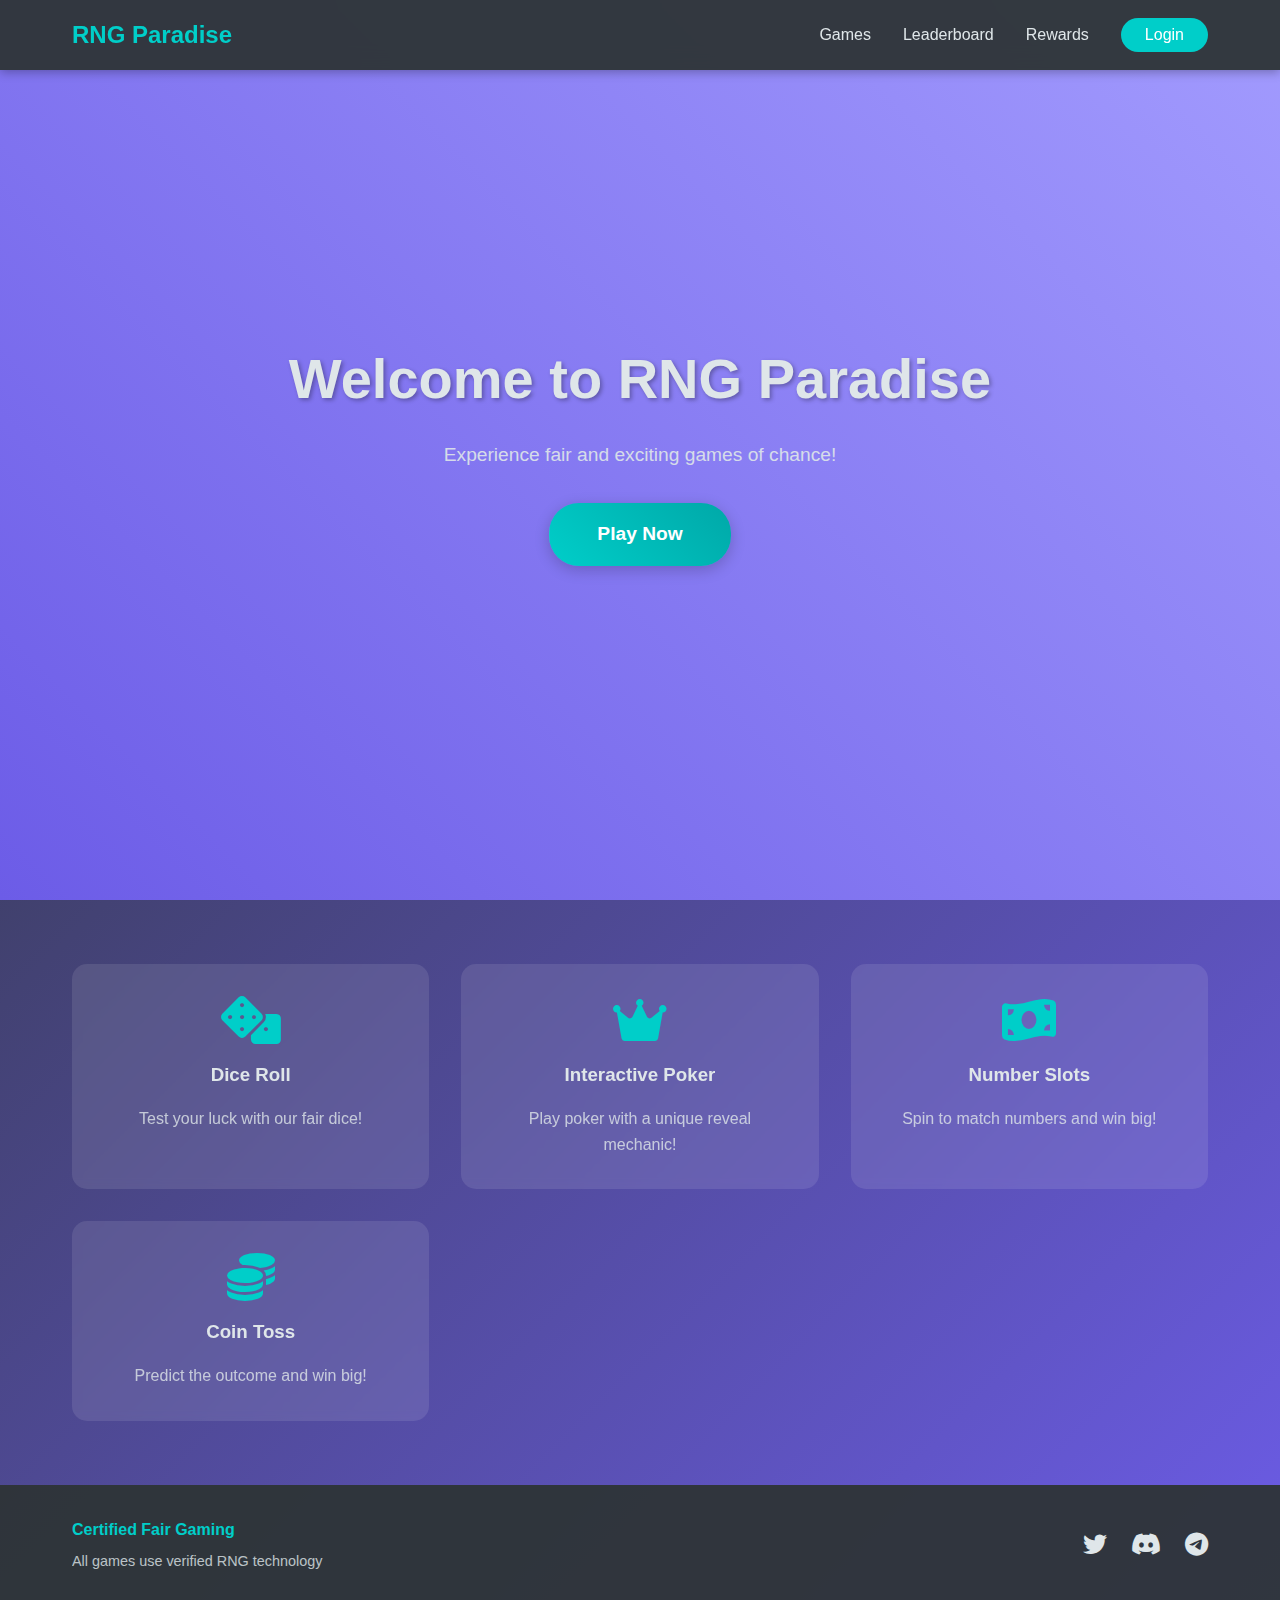
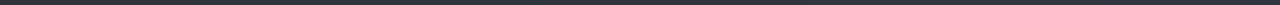
<file: index.html>
<!DOCTYPE html>
<html lang="en">
<head>
    <meta charset="UTF-8">
    <meta name="viewport" content="width=device-width, initial-scale=1.0">
    <title>RNG Gaming Paradise</title>
    <link rel="stylesheet" href="styles.css">
    <link rel="stylesheet" href="games.css">
    <link rel="stylesheet" href="https://cdnjs.cloudflare.com/ajax/libs/font-awesome/6.0.0/css/all.min.css">
</head>
<body>
    <header>
        <nav>
            <div class="logo">RNG Paradise</div>
            <div class="nav-links">
                <a href="#games">Games</a>
                <a href="#leaderboard">Leaderboard</a>
                <a href="#rewards">Rewards</a>
                <button class="login-btn">Login</button>
            </div>
        </nav>
    </header>

    <section class="hero">
        <h1>Welcome to RNG Paradise</h1>
        <p>Experience fair and exciting games of chance!</p>
        <a href="#games" class="cta-btn">Play Now</a>
    </section>

    <section id="games" class="games-grid">
        <div class="game-card" onclick="window.location.href='dice.html'">
            <i class="fas fa-dice"></i>
            <h3>Dice Roll</h3>
            <p>Test your luck with our fair dice!</p>
        </div>

        <div class="game-card" onclick="window.location.href='poker.html'">
            <i class="fas fa-crown"></i>
            <h3>Interactive Poker</h3>
            <p>Play poker with a unique reveal mechanic!</p>
        </div>

        <div class="game-card" onclick="window.location.href='slots.html'">
            <i class="fas fa-money-bill-wave"></i>
            <h3>Number Slots</h3>
            <p>Spin to match numbers and win big!</p>
        </div>

        <div class="game-card" onclick="window.location.href='coin-toss.html'">
            <i class="fas fa-coins"></i>
            <h3>Coin Toss</h3>
            <p>Predict the outcome and win big!</p>
        </div>
    </section>

    <footer>
        <div class="footer-content">
            <div class="fairness">
                <h4>Certified Fair Gaming</h4>
                <p>All games use verified RNG technology</p>
            </div>
            <div class="social-links">
                <a href="#"><i class="fab fa-twitter"></i></a>
                <a href="#"><i class="fab fa-discord"></i></a>
                <a href="#"><i class="fab fa-telegram"></i></a>
            </div>
        </div>
    </footer>

    <script src="app.js"></script>
</body>
</html>
</file>
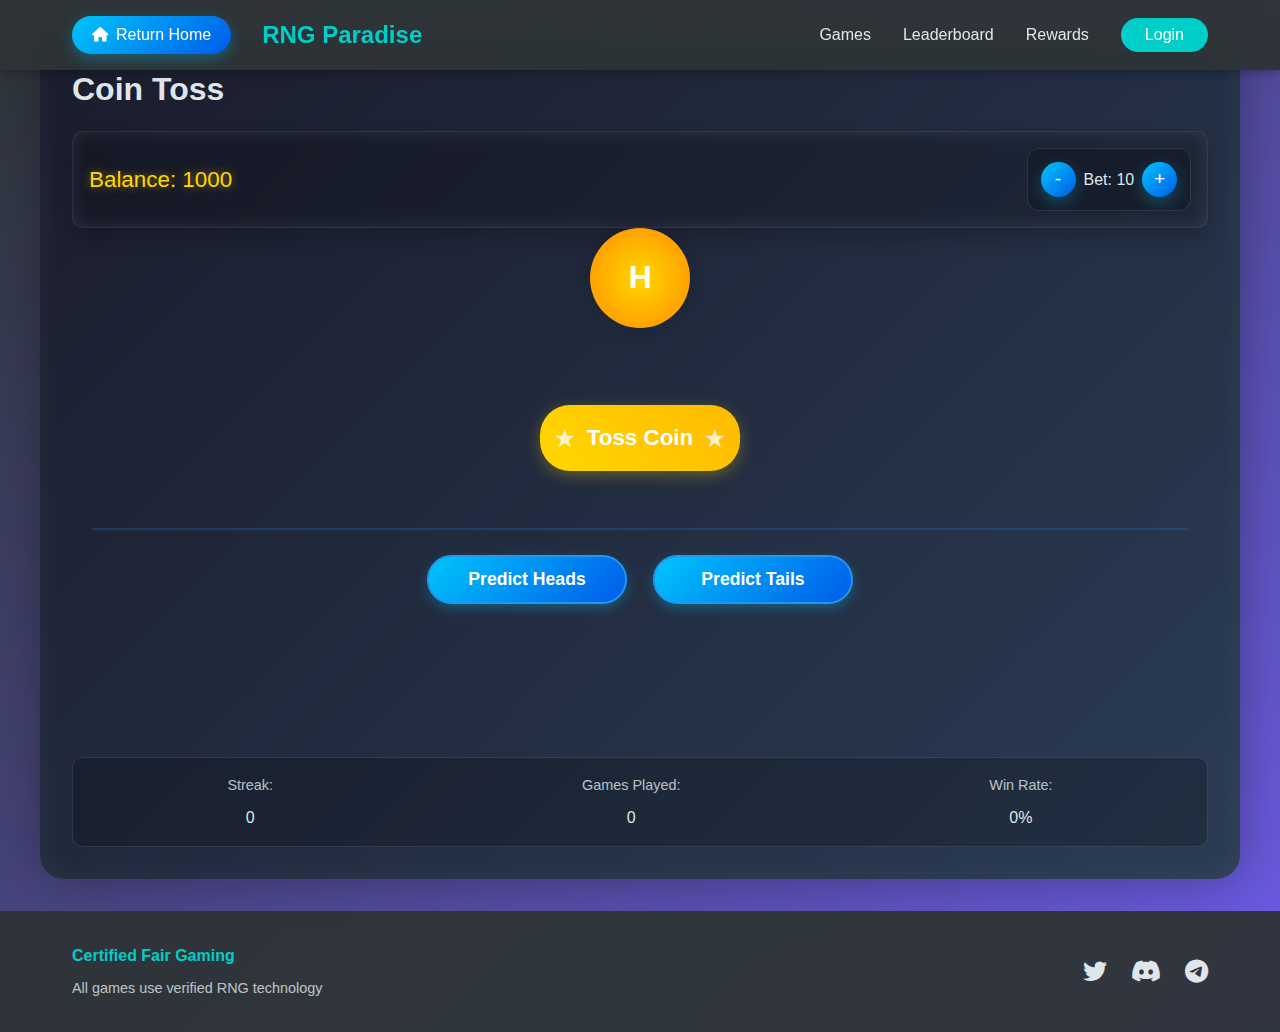
<file: coin-toss.html>
<!DOCTYPE html>
<html lang="en">
<head>
    <meta charset="UTF-8">
    <meta name="viewport" content="width=device-width, initial-scale=1.0">
    <title>Coin Toss - RNG Gaming Paradise</title>
    <link rel="stylesheet" href="styles.css">
    <link rel="stylesheet" href="games.css">
    <link rel="stylesheet" href="https://cdnjs.cloudflare.com/ajax/libs/font-awesome/6.0.0/css/all.min.css">
    <link rel="stylesheet" href="coin-toss.css">
</head>
<body>
    <header>
        <nav>
            <div class="nav-left">
                <button class="return-home" onclick="window.location.href='index.html'">
                    <i class="fas fa-home"></i> Return Home
                </button>
                <div class="logo">RNG Paradise</div>
            </div>
            <div class="nav-links">
                <a href="index.html#games">Games</a>
                <a href="#leaderboard">Leaderboard</a>
                <a href="#rewards">Rewards</a>
                <button class="login-btn">Login</button>
            </div>
        </nav>
    </header>

    <main class="coin-toss-container">
        <h1>Coin Toss</h1>
        <div class="balance-info">
            <div class="balance">Balance: <span id="balance">1000</span></div>
            <div class="bet-controls">
                <button id="decreaseBet" class="bet-btn">-</button>
                <span>Bet: <span id="betAmount">10</span></span>
                <button id="increaseBet" class="bet-btn">+</button>
            </div>
        </div>

        <div class="coin-toss-game">
            <div class="coin" id="coin">
                <div class="coin-face heads">H</div>
                <div class="coin-face tails">T</div>
            </div>
            <div class="controls">
                <div class="toss-section">
                    <button id="tossButton" class="game-button">Toss Coin</button>
                </div>
                <div class="prediction-buttons">
                    <button id="predictHeads" class="game-button">Predict Heads</button>
                    <button id="predictTails" class="game-button">Predict Tails</button>
                </div>
            </div>
            <div id="result" class="result"></div>
        </div>

        <div class="stats">
            <div class="stat-item">
                <span class="stat-label">Streak:</span>
                <span id="streak">0</span>
            </div>
            <div class="stat-item">
                <span class="stat-label">Games Played:</span>
                <span id="gamesPlayed">0</span>
            </div>
            <div class="stat-item">
                <span class="stat-label">Win Rate:</span>
                <span id="winRate">0%</span>
            </div>
        </div>
    </main>

    <footer>
        <div class="footer-content">
            <div class="fairness">
                <h4>Certified Fair Gaming</h4>
                <p>All games use verified RNG technology</p>
            </div>
            <div class="social-links">
                <a href="#"><i class="fab fa-twitter"></i></a>
                <a href="#"><i class="fab fa-discord"></i></a>
                <a href="#"><i class="fab fa-telegram"></i></a>
            </div>
        </div>
    </footer>

    <script src="coin-toss.js"></script>
</body>
</html>
</file>
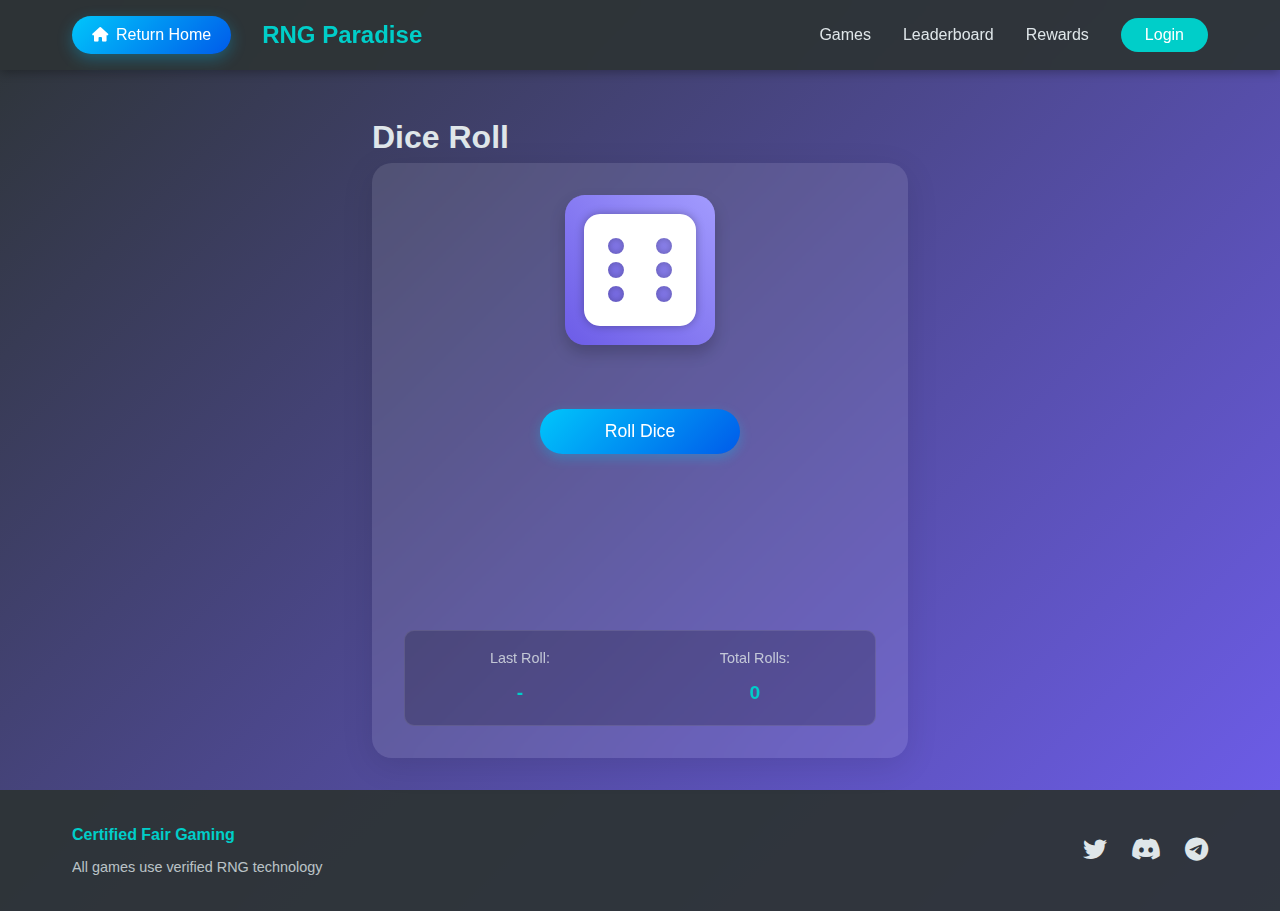
<file: dice.html>
<!DOCTYPE html>
<html lang="en">
<head>
    <meta charset="UTF-8">
    <meta name="viewport" content="width=device-width, initial-scale=1.0">
    <title>Dice Roll - RNG Gaming Paradise</title>
    <link rel="stylesheet" href="styles.css">
    <link rel="stylesheet" href="games.css">
    <link rel="stylesheet" href="https://cdnjs.cloudflare.com/ajax/libs/font-awesome/6.0.0/css/all.min.css">
</head>
<body>
    <header>
        <nav>
            <div class="nav-left">
                <button class="return-home" onclick="window.location.href='index.html'">
                    <i class="fas fa-home"></i> Return Home
                </button>
                <div class="logo">RNG Paradise</div>
            </div>
            <div class="nav-links">
                <a href="index.html#games">Games</a>
                <a href="#leaderboard">Leaderboard</a>
                <a href="#rewards">Rewards</a>
                <button class="login-btn">Login</button>
            </div>
        </nav>
    </header>

    <main class="game-container">
        <div class="dice-container">
            <h1>Dice Roll</h1>
            <div class="dice-game">
                <div class="dice" id="dice">
                    <i class="fas fa-dice-six"></i>
                </div>
                <div class="controls">
                    <button id="rollButton" class="game-button">Roll Dice</button>
                    <div id="result" class="result"></div>
                </div>
                <div class="stats">
                    <div class="stat-item">
                        <span class="stat-label">Last Roll:</span>
                        <span id="lastRoll">-</span>
                    </div>
                    <div class="stat-item">
                        <span class="stat-label">Total Rolls:</span>
                        <span id="totalRolls">0</span>
                    </div>
                </div>
            </div>
        </div>
    </main>

    <footer>
        <div class="footer-content">
            <div class="fairness">
                <h4>Certified Fair Gaming</h4>
                <p>All games use verified RNG technology</p>
            </div>
            <div class="social-links">
                <a href="#"><i class="fab fa-twitter"></i></a>
                <a href="#"><i class="fab fa-discord"></i></a>
                <a href="#"><i class="fab fa-telegram"></i></a>
            </div>
        </div>
    </footer>

    <script src="dice.js"></script>
</body>
</html>
</file>
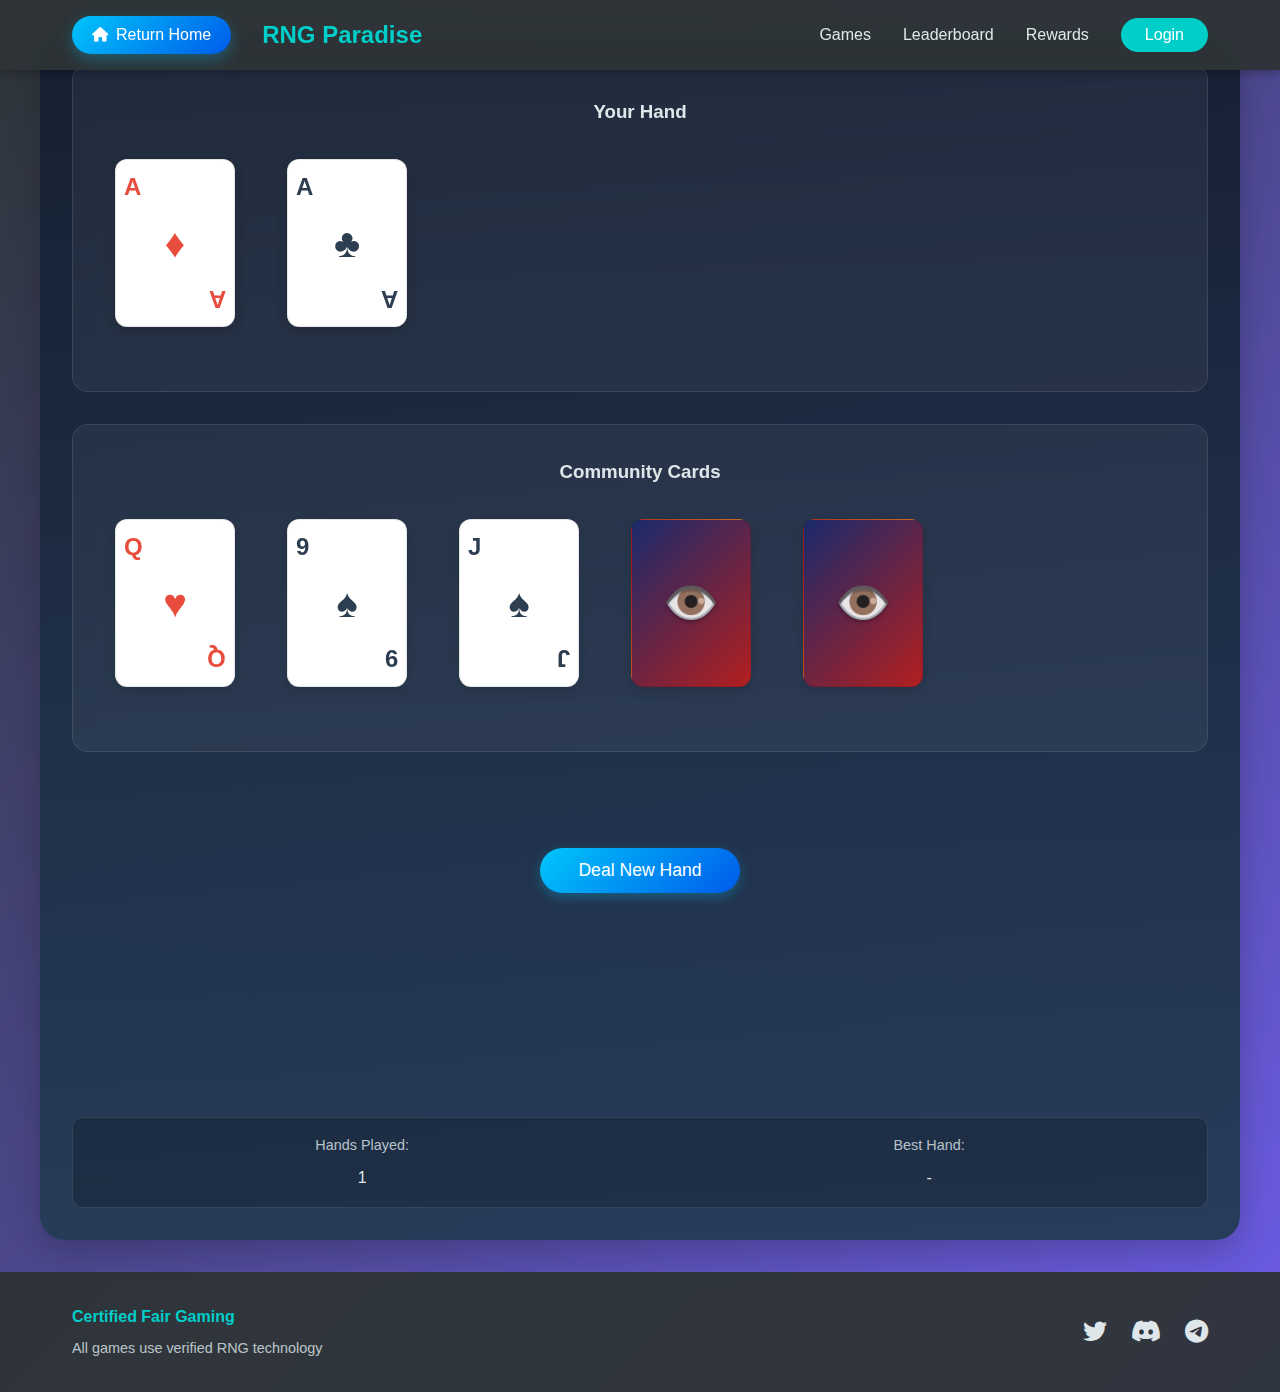
<file: poker.html>
<!DOCTYPE html>
<html lang="en">
<head>
    <meta charset="UTF-8">
    <meta name="viewport" content="width=device-width, initial-scale=1.0">
    <title>Interactive Poker - RNG Gaming Paradise</title>
    <link rel="stylesheet" href="styles.css">
    <link rel="stylesheet" href="games.css">
    <link rel="stylesheet" href="https://cdnjs.cloudflare.com/ajax/libs/font-awesome/6.0.0/css/all.min.css">
</head>
<body>
    <header>
        <nav>
            <div class="nav-left">
                <button class="return-home" onclick="window.location.href='index.html'">
                    <i class="fas fa-home"></i> Return Home
                </button>
                <div class="logo">RNG Paradise</div>
            </div>
            <div class="nav-links">
                <a href="index.html#games">Games</a>
                <a href="#leaderboard">Leaderboard</a>
                <a href="#rewards">Rewards</a>
                <button class="login-btn">Login</button>
            </div>
        </nav>
    </header>

    <main class="poker-container">
        <div class="poker-game">
            <div class="player-cards">
                <h3>Your Hand</h3>
                <div class="cards" id="playerCards"></div>
            </div>

            <div class="community-cards">
                <h3>Community Cards</h3>
                <div class="cards" id="communityCards"></div>
            </div>

            <div class="game-controls">
                <button id="dealButton" class="game-button">Deal New Hand</button>
            </div>

            <div class="game-info">
                <div id="result" class="result"></div>
                <div id="handRank" class="hand-rank"></div>
            </div>

            <div class="stats">
                <div class="stat-item">
                    <span class="stat-label">Hands Played:</span>
                    <span id="handsPlayed">0</span>
                </div>
                <div class="stat-item">
                    <span class="stat-label">Best Hand:</span>
                    <span id="bestHand">-</span>
                </div>
            </div>
        </div>
    </main>

    <footer>
        <div class="footer-content">
            <div class="fairness">
                <h4>Certified Fair Gaming</h4>
                <p>All games use verified RNG technology</p>
            </div>
            <div class="social-links">
                <a href="#"><i class="fab fa-twitter"></i></a>
                <a href="#"><i class="fab fa-discord"></i></a>
                <a href="#"><i class="fab fa-telegram"></i></a>
            </div>
        </div>
    </footer>

    <script src="poker.js"></script>
</body>
</html>
</file>
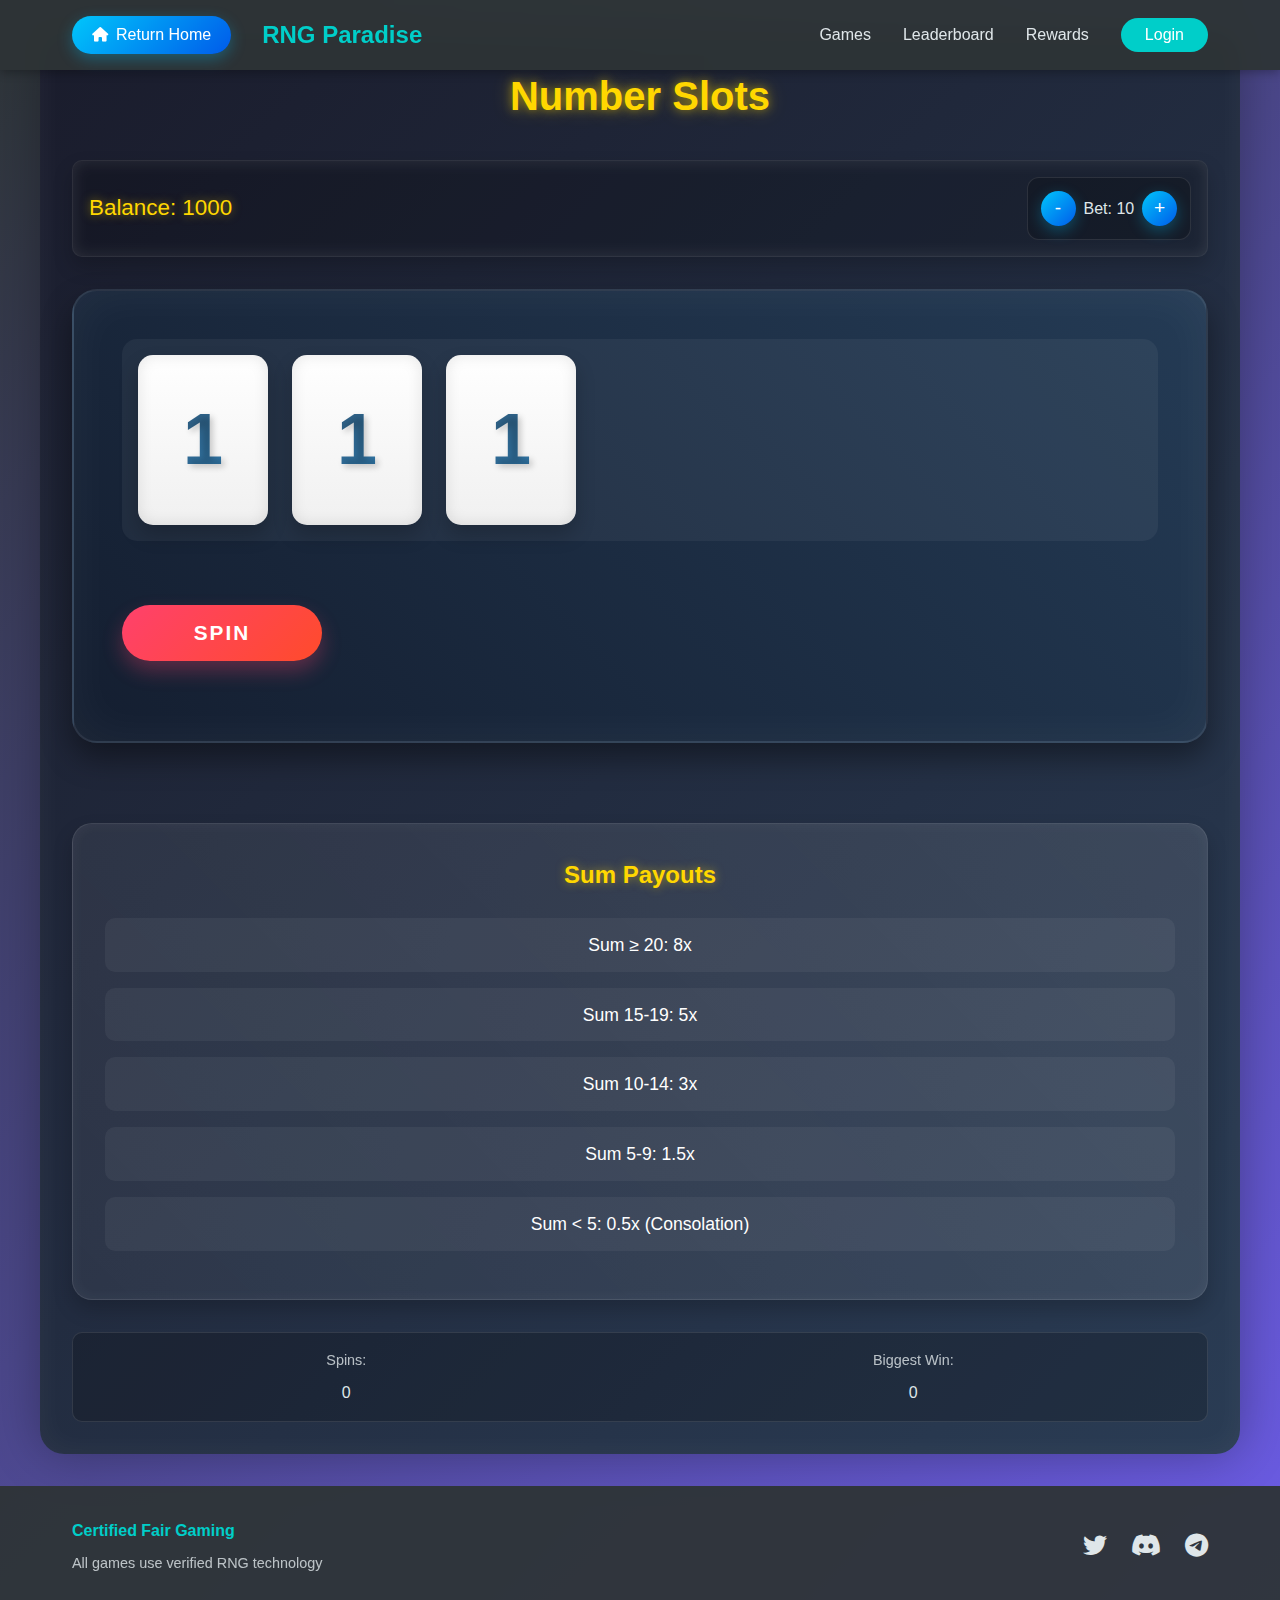
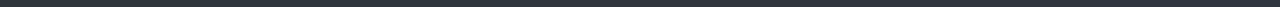
<file: slots.html>
<!DOCTYPE html>
<html lang="en">
<head>
    <meta charset="UTF-8">
    <meta name="viewport" content="width=device-width, initial-scale=1.0">
    <title>Number Slots - RNG Gaming Paradise</title>
    <link rel="stylesheet" href="styles.css">
    <link rel="stylesheet" href="games.css">
    <link rel="stylesheet" href="https://cdnjs.cloudflare.com/ajax/libs/font-awesome/6.0.0/css/all.min.css">
</head>
<body>
    <header>
        <nav>
            <div class="nav-left">
                <button class="return-home" onclick="window.location.href='index.html'">
                    <i class="fas fa-home"></i> Return Home
                </button>
                <div class="logo">RNG Paradise</div>
            </div>
            <div class="nav-links">
                <a href="index.html#games">Games</a>
                <a href="#leaderboard">Leaderboard</a>
                <a href="#rewards">Rewards</a>
                <button class="login-btn">Login</button>
            </div>
        </nav>
    </header>

    <main class="slot-container">
        <div class="slot-game">
            <h1>Number Slots</h1>
            
            <div class="balance-info">
                <div class="balance">Balance: <span id="balance">1000</span></div>
                <div class="bet-controls">
                    <button id="decreaseBet" class="bet-btn">-</button>
                    <span>Bet: <span id="betAmount">10</span></span>
                    <button id="increaseBet" class="bet-btn">+</button>
                </div>
            </div>

            <div class="slot-machine">
                <div class="reels">
                    <div class="reel" id="reel1">
                        <div class="number-container"></div>
                    </div>
                    <div class="reel" id="reel2">
                        <div class="number-container"></div>
                    </div>
                    <div class="reel" id="reel3">
                        <div class="number-container"></div>
                    </div>
                </div>
                <button id="spinButton" class="game-button">SPIN</button>
            </div>

            <div class="game-info">
                <div id="result" class="result"></div>
                <div class="payouts">
                    <h3>Sum Payouts</h3>
                    <ul>
                        <li>Sum ≥ 20: 8x</li>
                        <li>Sum 15-19: 5x</li>
                        <li>Sum 10-14: 3x</li>
                        <li>Sum 5-9: 1.5x</li>
                        <li>Sum < 5: 0.5x (Consolation)</li>
                    </ul>
                </div>
                <div class="stats">
                    <div class="stat-item">
                        <span class="stat-label">Spins:</span>
                        <span id="totalSpins">0</span>
                    </div>
                    <div class="stat-item">
                        <span class="stat-label">Biggest Win:</span>
                        <span id="biggestWin">0</span>
                    </div>
                </div>
            </div>
        </div>
    </main>

    <footer>
        <div class="footer-content">
            <div class="fairness">
                <h4>Certified Fair Gaming</h4>
                <p>All games use verified RNG technology</p>
            </div>
            <div class="social-links">
                <a href="#"><i class="fab fa-twitter"></i></a>
                <a href="#"><i class="fab fa-discord"></i></a>
                <a href="#"><i class="fab fa-telegram"></i></a>
            </div>
        </div>
    </footer>

    <script src="slots.js"></script>
</body>
</html>
</file>
<file: styles.css>
:root {
    --primary-color: #6c5ce7;
    --secondary-color: #a29bfe;
    --accent-color: #00cec9;
    --background-color: #2d3436;
    --text-color: #dfe6e9;
}

* {
    margin: 0;
    padding: 0;
    box-sizing: border-box;
}

body {
    font-family: 'Segoe UI', Tahoma, Geneva, Verdana, sans-serif;
    background: linear-gradient(135deg, var(--background-color), var(--primary-color));
    color: var(--text-color);
    min-height: 100vh;
    line-height: 1.6;
}

/* Header Styles */
header {
    position: fixed;
    top: 0;
    left: 0;
    right: 0;
    background: rgba(45, 52, 54, 0.95);
    backdrop-filter: blur(10px);
    z-index: 1000;
    box-shadow: 0 2px 10px rgba(0, 0, 0, 0.3);
}

nav {
    display: flex;
    justify-content: space-between;
    align-items: center;
    padding: 1rem 2rem;
    max-width: 1200px;
    margin: 0 auto;
}

.logo {
    font-size: 1.5rem;
    font-weight: bold;
    color: var(--accent-color);
    text-decoration: none;
}

.nav-links {
    display: flex;
    gap: 2rem;
    align-items: center;
}

.nav-links a {
    color: var(--text-color);
    text-decoration: none;
    font-weight: 500;
    transition: color 0.3s ease;
}

.nav-links a:hover {
    color: var(--accent-color);
}

.login-btn {
    background: var(--accent-color);
    color: white;
    border: none;
    padding: 0.5rem 1.5rem;
    border-radius: 25px;
    font-size: 1rem;
    cursor: pointer;
    transition: transform 0.3s ease, background-color 0.3s ease;
}

.login-btn:hover {
    transform: scale(1.05);
    background-color: #01b5b5;
}

/* Hero Section */
.hero {
    height: 100vh;
    display: flex;
    flex-direction: column;
    justify-content: center;
    align-items: center;
    text-align: center;
    padding: 0 2rem;
    background: linear-gradient(45deg, var(--primary-color), var(--secondary-color));
}

.hero h1 {
    font-size: 3.5rem;
    margin-bottom: 1rem;
    text-shadow: 2px 2px 4px rgba(0, 0, 0, 0.3);
}

.hero p {
    font-size: 1.2rem;
    margin-bottom: 2rem;
    opacity: 0.9;
}

.cta-btn {
    display: inline-block;
    background: linear-gradient(45deg, var(--accent-color), #00a8a8);
    color: white;
    text-decoration: none;
    padding: 1rem 3rem;
    border-radius: 30px;
    font-size: 1.2rem;
    font-weight: bold;
    cursor: pointer;
    transition: all 0.3s ease;
    box-shadow: 0 4px 15px rgba(0, 0, 0, 0.2);
    border: none;
    position: relative;
    overflow: hidden;
}

.cta-btn:hover {
    transform: translateY(-3px);
    box-shadow: 0 6px 20px rgba(0, 0, 0, 0.3);
    background: linear-gradient(45deg, #00a8a8, var(--accent-color));
}

.cta-btn:active {
    transform: translateY(-1px);
    box-shadow: 0 3px 10px rgba(0, 0, 0, 0.2);
}

/* Add a subtle animation effect */
.cta-btn::after {
    content: '';
    position: absolute;
    top: 0;
    left: 0;
    width: 100%;
    height: 100%;
    background: rgba(255, 255, 255, 0.1);
    transform: translateX(-100%);
    transition: transform 0.3s ease;
}

.cta-btn:hover::after {
    transform: translateX(0);
}

/* Footer Styles */
footer {
    background: rgba(45, 52, 54, 0.95);
    padding: 2rem 0;
    margin-top: auto;
}

.footer-content {
    max-width: 1200px;
    margin: 0 auto;
    padding: 0 2rem;
    display: flex;
    justify-content: space-between;
    align-items: center;
}

.fairness {
    text-align: left;
}

.fairness h4 {
    color: var(--accent-color);
    margin-bottom: 0.5rem;
}

.fairness p {
    opacity: 0.8;
    font-size: 0.9rem;
}

.social-links {
    display: flex;
    gap: 1.5rem;
}

.social-links a {
    color: var(--text-color);
    font-size: 1.5rem;
    transition: color 0.3s ease, transform 0.3s ease;
}

.social-links a:hover {
    color: var(--accent-color);
    transform: translateY(-3px);
}

/* Responsive Design */
@media (max-width: 768px) {
    nav {
        padding: 1rem;
    }

    .nav-links {
        gap: 1rem;
    }

    .hero h1 {
        font-size: 2.5rem;
    }

    .hero p {
        font-size: 1rem;
    }

    .footer-content {
        flex-direction: column;
        text-align: center;
        gap: 1.5rem;
    }

    .fairness {
        text-align: center;
    }
}

@media (max-width: 480px) {
    .nav-links a:not(:last-child) {
        display: none;
    }

    .hero h1 {
        font-size: 2rem;
    }

    .cta-btn {
        padding: 0.8rem 2rem;
        font-size: 1rem;
    }
}
</file>
<file: games.css>
/* Base game container styles */
.game-container {
    padding-top: 80px;
    min-height: calc(100vh - 160px); /* Account for header and footer */
    display: flex;
    flex-direction: column;
    align-items: center;
    background: linear-gradient(135deg, var(--background-color), var(--primary-color));
}

/* Game grid layout */
.games-grid {
    display: grid;
    grid-template-columns: repeat(auto-fit, minmax(300px, 1fr));
    gap: 2rem;
    padding: 4rem 2rem;
    max-width: 1200px;
    margin: 0 auto;
}

/* Game card styles */
.game-card {
    background: rgba(255, 255, 255, 0.1);
    border-radius: 15px;
    padding: 2rem;
    text-align: center;
    transition: transform 0.3s ease;
    cursor: pointer;
    backdrop-filter: blur(5px);
}

.game-card:hover {
    transform: translateY(-10px);
}

.game-card i {
    font-size: 3rem;
    color: var(--accent-color);
    margin-bottom: 1rem;
}

.game-card h3 {
    color: var(--text-color);
    margin-bottom: 1rem;
}

.game-card p {
    color: var(--text-color);
    opacity: 0.8;
}

/* Common game elements */
.game-button {
    background: var(--accent-color);
    color: white;
    border: none;
    padding: 1rem 2rem;
    border-radius: 25px;
    font-size: 1.2rem;
    cursor: pointer;
    margin: 2rem 0;
    transition: transform 0.3s ease;
    min-width: 150px;
    box-shadow: 0 4px 15px rgba(0, 0, 0, 0.2);
}

.game-button:hover {
    transform: scale(1.1);
}

.game-button:disabled {
    background: #666;
    cursor: not-allowed;
    transform: none;
}

.result {
    font-size: 1.5rem;
    color: var(--text-color);
    margin-top: 1rem;
    text-align: center;
    text-shadow: 2px 2px 4px rgba(0, 0, 0, 0.3);
}

/* Responsive design */
@media (max-width: 768px) {
    .game-container {
        padding-top: 60px;
    }
    
    .games-grid {
        grid-template-columns: 1fr;
        padding: 2rem 1rem;
    }
    
    .game-card {
        margin: 0 1rem;
    }
} 

/* Add these dice-specific styles to your existing games.css */
.dice-container {
    width: 100%;
    max-width: 600px;
    margin: 0 auto;
    padding: 2rem;
}

.dice-game {
    background: rgba(255, 255, 255, 0.1);
    backdrop-filter: blur(10px);
    border-radius: 20px;
    padding: 2rem;
    display: flex;
    flex-direction: column;
    align-items: center;
    gap: 2rem;
    box-shadow: 0 8px 32px rgba(0, 0, 0, 0.1);
}

.dice {
    font-size: 8rem;
    color: white;
    text-shadow: 0 0 10px rgba(0, 0, 0, 0.3);
    transition: all 0.3s ease;
    width: 150px;
    height: 150px;
    display: flex;
    align-items: center;
    justify-content: center;
    border-radius: 20px;
    background: linear-gradient(45deg, var(--primary-color), var(--secondary-color));
    box-shadow: 0 8px 16px rgba(0, 0, 0, 0.2);
}

.controls {
    display: flex;
    flex-direction: column;
    align-items: center;
    gap: 1rem;
    width: 100%;
}

.stats {
    display: flex;
    gap: 2rem;
    justify-content: center;
    width: 100%;
    padding: 1rem;
    background: rgba(0, 0, 0, 0.2);
    border-radius: 10px;
}

.stat-item {
    display: flex;
    flex-direction: column;
    align-items: center;
    gap: 0.5rem;
}

.stat-label {
    font-size: 0.9rem;
    color: var(--text-color);
    opacity: 0.8;
}

#lastRoll, #totalRolls {
    font-size: 1.2rem;
    font-weight: bold;
    color: var(--accent-color);
}

@keyframes roll {
    0% { transform: rotate(0deg) scale(1); }
    50% { transform: rotate(360deg) scale(1.2); }
    100% { transform: rotate(720deg) scale(1); }
}

.rolling {
    animation: roll 1s ease-out;
} 

/* Add these card-specific styles */
.cards-container {
    width: 100%;
    max-width: 800px;
    margin: 0 auto;
    padding: 2rem;
}

.cards-game {
    background: rgba(255, 255, 255, 0.1);
    backdrop-filter: blur(10px);
    border-radius: 20px;
    padding: 2rem;
    display: flex;
    flex-direction: column;
    align-items: center;
    gap: 2rem;
    box-shadow: 0 8px 32px rgba(0, 0, 0, 0.1);
}

.cards {
    display: flex;
    gap: 2rem;
    margin: 2rem 0;
    perspective: 1000px;
}

.card {
    width: 120px;
    height: 168px;
    background: white;
    border-radius: 12px;
    position: relative;
    margin: 0 10px;
    display: inline-flex;
    flex-direction: column;
    justify-content: space-between;
    padding: 12px;
    box-shadow: 0 4px 12px rgba(0, 0, 0, 0.15);
    border: 1px solid rgba(0, 0, 0, 0.1);
    transition: all 0.3s ease;
}

.card.red {
    color: #e74c3c;
}

.card.black {
    color: #2c3e50;
}

.card-rank {
    font-size: 1.5rem;
    font-weight: bold;
    font-family: 'Arial', sans-serif;
    position: absolute;
}

.card-rank.top {
    top: 8px;
    left: 8px;
}

.card-rank.bottom {
    bottom: 8px;
    right: 8px;
    transform: rotate(180deg);
}

.card-suit {
    font-size: 2.5rem;
    position: absolute;
    top: 50%;
    left: 50%;
    transform: translate(-50%, -50%);
}

.card.hidden {
    background: linear-gradient(135deg, #1a2a6c, #b21f1f, #fdbb2d);
    background-size: 200% 200%;
    animation: gradientBG 15s ease infinite;
    display: flex;
    justify-content: center;
    align-items: center;
    cursor: pointer;
}

.card.hidden:hover {
    transform: translateY(-5px);
    box-shadow: 0 8px 24px rgba(0, 0, 0, 0.2),
                0 0 12px rgba(255, 255, 255, 0.2);
}

.eye-emoji {
    font-size: 2.8rem;
    color: rgba(255, 255, 255, 0.9);
    text-shadow: 0 2px 4px rgba(0, 0, 0, 0.3);
    transition: all 0.3s ease;
    animation: float 3s ease-in-out infinite;
}

.card.hidden i {
    color: rgba(255, 255, 255, 0.5);
}

.card-content {
    width: 100%;
    height: 100%;
    position: relative;
    transition: transform 0.6s;
    transform-style: preserve-3d;
}

.card-face {
    position: absolute;
    width: 100%;
    height: 100%;
    backface-visibility: hidden;
    display: flex;
    justify-content: center;
    align-items: center;
}

.card-back {
    background: linear-gradient(135deg, var(--primary-color), var(--secondary-color));
    transform: rotateY(0deg);
}

.card-front {
    background: white;
    transform: rotateY(180deg);
}

.card.reveal .card-content {
    transform: rotateY(180deg);
}

.card-stats {
    display: flex;
    gap: 3rem;
    justify-content: center;
    width: 100%;
    padding: 1rem;
    background: rgba(0, 0, 0, 0.2);
    border-radius: 10px;
    margin-top: 1rem;
}

.game-controls {
    display: flex;
    flex-direction: column;
    gap: 1rem;
    align-items: center;
    margin: 2rem 0;
}

.game-button {
    width: 200px;
}

@media (max-width: 600px) {
    .cards {
        gap: 1rem;
    }
    
    .card {
        width: 150px;
        height: 210px;
        font-size: 2rem;
    }
} 

/* Add these poker-specific styles */
.poker-container {
    background: linear-gradient(to bottom, rgba(20, 30, 48, 0.95), rgba(36, 59, 85, 0.95));
    border-radius: 24px;
    padding: 2rem;
    box-shadow: 0 12px 32px rgba(0, 0, 0, 0.2);
    margin: 2rem auto;
    max-width: 1200px;
}

.poker-game {
    display: flex;
    flex-direction: column;
    gap: 2rem;
    align-items: center;
}

.community-cards, .player-cards {
    background: rgba(255, 255, 255, 0.05);
    padding: 2rem;
    border-radius: 16px;
    width: 100%;
    text-align: center;
    backdrop-filter: blur(10px);
    border: 1px solid rgba(255, 255, 255, 0.1);
}

.game-controls {
    margin-top: 2rem;
}

.game-button {
    background: linear-gradient(135deg, #00c6fb, #005bea);
    color: white;
    border: none;
    padding: 12px 32px;
    border-radius: 50px;
    font-size: 1.1rem;
    cursor: pointer;
    transition: all 0.3s ease;
    box-shadow: 0 4px 12px rgba(0, 198, 251, 0.3);
}

.game-button:hover {
    transform: translateY(-2px);
    box-shadow: 0 6px 16px rgba(0, 198, 251, 0.4);
}

/* Animations */
@keyframes gradientBG {
    0% { background-position: 0% 50%; }
    50% { background-position: 100% 50%; }
    100% { background-position: 0% 50%; }
}

@keyframes float {
    0% { transform: translateY(0px); }
    50% { transform: translateY(-10px); }
    100% { transform: translateY(0px); }
}

@keyframes cardFlip {
    0% { transform: rotateY(0deg); }
    100% { transform: rotateY(180deg); }
}

/* Stats Section */
.stats {
    display: flex;
    gap: 2rem;
    margin-top: 2rem;
    padding: 1.5rem;
    background: rgba(255, 255, 255, 0.05);
    border-radius: 12px;
    border: 1px solid rgba(255, 255, 255, 0.1);
}

.stat-item {
    display: flex;
    flex-direction: column;
    align-items: center;
    gap: 0.5rem;
}

.stat-label {
    color: rgba(255, 255, 255, 0.7);
    font-size: 0.9rem;
}

/* Result Display */
.result {
    font-size: 1.5rem;
    font-weight: bold;
    color: #00c6fb;
    text-shadow: 0 2px 4px rgba(0, 0, 0, 0.2);
    margin: 1rem 0;
    min-height: 2rem;
}

/* Responsive Design */
@media (max-width: 768px) {
    .card {
        width: 90px;
        height: 126px;
        margin: 0 5px;
    }

    .eye-emoji {
        font-size: 2rem;
    }

    .game-button {
        padding: 10px 24px;
        font-size: 1rem;
    }

    .stats {
        flex-direction: column;
        gap: 1rem;
    }
} 

/* Add these styles for card highlighting */
.card {
    /* ... existing card styles ... */
    transition: all 0.3s ease;
}

.highlight-card {
    transform: translateY(-10px);
    box-shadow: 0 8px 16px rgba(0, 206, 201, 0.5),
                0 0 20px rgba(0, 206, 201, 0.3);
    border: 2px solid var(--accent-color);
}

.highlight-card::after {
    content: '';
    position: absolute;
    top: -5px;
    left: -5px;
    right: -5px;
    bottom: -5px;
    border-radius: 12px;
    border: 2px solid var(--accent-color);
    animation: pulse 1.5s infinite;
}

@keyframes pulse {
    0% { transform: scale(1); opacity: 1; }
    50% { transform: scale(1.05); opacity: 0.5; }
    100% { transform: scale(1); opacity: 1; }
} 

/* Add these to ensure proper text orientation */
.card-rank, .card-suit {
    backface-visibility: visible;
    transform-style: preserve-3d;
} 

.winning-card {
    border: 3px solid #FFD700;
    box-shadow: 
        0 0 10px #FFD700,
        0 0 20px #FFA500,
        0 0 30px #FF8C00;
    animation: winningPulse 1.5s infinite;
    transform-origin: center;
}

@keyframes winningPulse {
    0% { 
        transform: scale(1);
        box-shadow: 
            0 0 10px #FFD700,
            0 0 20px #FFA500,
            0 0 30px #FF8C00;
    }
    50% { 
        transform: scale(1.05);
        box-shadow: 
            0 0 15px #FFD700,
            0 0 25px #FFA500,
            0 0 35px #FF8C00;
    }
    100% { 
        transform: scale(1);
        box-shadow: 
            0 0 10px #FFD700,
            0 0 20px #FFA500,
            0 0 30px #FF8C00;
    }
}

#retryButton {
    background: linear-gradient(135deg, #fd79a8, #e84393);
}

#retryButton:hover {
    transform: translateY(-2px);
    box-shadow: 0 6px 16px rgba(232, 67, 147, 0.4);
}

@media (max-width: 768px) {
    #retryButton {
        margin-left: 0;
        margin-top: 1rem;
    }
} 

/* Enhanced Slot Machine Styles */
.slot-container {
    background: linear-gradient(135deg, #1a1c2c, #2a3c54);
    border-radius: 24px;
    padding: 2rem;
    box-shadow: 
        0 0 50px rgba(0, 0, 0, 0.3),
        inset 0 0 30px rgba(255, 255, 255, 0.05);
    margin: 2rem auto;
    max-width: 1200px;
}

.slot-game h1 {
    color: #ffd700;
    text-shadow: 
        0 0 10px rgba(255, 215, 0, 0.5),
        0 0 20px rgba(255, 215, 0, 0.3);
    text-align: center;
    font-size: 2.5rem;
    margin-bottom: 2rem;
}

.balance-info {
    background: linear-gradient(45deg, #2c3e50, #3498db);
    border-radius: 15px;
    padding: 1.5rem;
    box-shadow: 
        0 10px 20px rgba(0, 0, 0, 0.2),
        inset 0 0 15px rgba(255, 255, 255, 0.1);
    border: 1px solid rgba(255, 255, 255, 0.1);
}

.balance {
    font-size: 1.4rem;
    color: #ffd700;
    text-shadow: 0 0 10px rgba(255, 215, 0, 0.5);
}

.bet-controls {
    background: rgba(0, 0, 0, 0.2);
    padding: 0.8rem;
    border-radius: 12px;
    border: 1px solid rgba(255, 255, 255, 0.1);
}

.bet-btn {
    background: linear-gradient(135deg, #00c6fb, #005bea);
    border: none;
    color: white;
    width: 35px;
    height: 35px;
    border-radius: 50%;
    cursor: pointer;
    font-size: 1.2rem;
    transition: all 0.3s ease;
    box-shadow: 0 5px 15px rgba(0, 198, 251, 0.3);
}

.bet-btn:hover {
    transform: translateY(-2px);
    box-shadow: 0 8px 20px rgba(0, 198, 251, 0.4);
}

.slot-machine {
    background: linear-gradient(45deg, #141e30, #243b55);
    padding: 3rem;
    border-radius: 25px;
    box-shadow: 
        0 15px 30px rgba(0, 0, 0, 0.4),
        inset 0 0 50px rgba(255, 255, 255, 0.05);
    border: 2px solid rgba(255, 255, 255, 0.1);
    margin: 2rem 0;
}

.reels {
    display: flex;
    gap: 1.5rem;
    margin-bottom: 2rem;
    padding: 1rem;
    background: rgba(255, 255, 255, 0.05);
    border-radius: 15px;
}

.reel {
    width: 130px;
    height: 170px;
    background: linear-gradient(to bottom, #fff, #f0f0f0);
    border-radius: 15px;
    overflow: hidden;
    position: relative;
    box-shadow: 
        0 10px 20px rgba(0, 0, 0, 0.2),
        inset 0 0 15px rgba(0, 0, 0, 0.1);
    border: 3px solid #gold;
    perspective: 1000px;
    transform-style: preserve-3d;
}

.number {
    width: 130px;
    height: 170px;
    display: flex;
    align-items: center;
    justify-content: center;
    font-size: 4.5rem;
    font-weight: bold;
    background: linear-gradient(135deg, #2c3e50, #3498db);
    background-clip: text;
    -webkit-background-clip: text;
    -webkit-text-fill-color: transparent;
    text-shadow: 3px 3px 6px rgba(0, 0, 0, 0.2);
    transition: transform 0.5s cubic-bezier(0.17, 0.67, 0.83, 0.67);
}

#spinButton {
    background: linear-gradient(135deg, #ff416c, #ff4b2b);
    border: none;
    padding: 1rem 3rem;
    font-size: 1.3rem;
    font-weight: bold;
    color: white;
    border-radius: 50px;
    cursor: pointer;
    transition: all 0.3s ease;
    box-shadow: 0 10px 20px rgba(255, 65, 108, 0.3);
    text-transform: uppercase;
    letter-spacing: 2px;
    margin-top: 2rem;
}

#spinButton:hover {
    transform: translateY(-3px);
    box-shadow: 0 15px 30px rgba(255, 65, 108, 0.4);
}

#spinButton:disabled {
    background: linear-gradient(135deg, #808080, #a0a0a0);
    cursor: not-allowed;
    transform: none;
    box-shadow: none;
}

.payouts {
    background: linear-gradient(45deg, rgba(255, 255, 255, 0.05), rgba(255, 255, 255, 0.1));
    padding: 2rem;
    border-radius: 20px;
    box-shadow: 
        0 10px 20px rgba(0, 0, 0, 0.2),
        inset 0 0 15px rgba(255, 255, 255, 0.05);
    border: 1px solid rgba(255, 255, 255, 0.1);
}

.payouts h3 {
    color: #ffd700;
    text-align: center;
    font-size: 1.5rem;
    margin-bottom: 1.5rem;
    text-shadow: 0 0 10px rgba(255, 215, 0, 0.5);
}

.payouts ul {
    list-style: none;
    padding: 0;
}

.payouts li {
    color: #fff;
    margin-bottom: 1rem;
    font-size: 1.1rem;
    text-align: center;
    padding: 0.8rem;
    background: rgba(255, 255, 255, 0.05);
    border-radius: 10px;
    transition: all 0.3s ease;
}

.payouts li:hover {
    background: rgba(255, 255, 255, 0.1);
    transform: translateX(5px);
}

.win-animation {
    animation: winPulse 1.5s ease infinite;
    color: #ffd700;
    text-shadow: 
        0 0 10px rgba(255, 215, 0, 0.5),
        0 0 20px rgba(255, 215, 0, 0.3);
    font-size: 1.4rem;
    text-align: center;
    margin: 1rem 0;
}

@keyframes winPulse {
    0% { transform: scale(1); opacity: 1; }
    50% { transform: scale(1.1); opacity: 0.8; }
    100% { transform: scale(1); opacity: 1; }
}

/* Responsive adjustments */
@media (max-width: 768px) {
    .slot-machine {
        padding: 1.5rem;
    }

    .reels {
        gap: 0.8rem;
    }

    .reel {
        width: 100px;
        height: 140px;
    }

    .number {
        width: 100px;
        height: 140px;
        font-size: 3.5rem;
    }

    #spinButton {
        padding: 0.8rem 2rem;
        font-size: 1.1rem;
    }
} 

/* Updated spinning animations */
.spinning {
    animation: spin 0.2s linear infinite;
    transform-style: preserve-3d;
}

@keyframes spin {
    0% { 
        transform: translateY(0);
        filter: blur(0px);
    }
    50% {
        filter: blur(2px);
    }
    100% { 
        transform: translateY(-170px);
        filter: blur(0px);
    }
}

/* Add blur effect container */
.reel {
    perspective: 1000px;
    transform-style: preserve-3d;
}

.number-container {
    transition: transform 0.5s cubic-bezier(0.17, 0.67, 0.83, 0.67);
}

/* Add flash effect for stopping */
.reel-stop-flash {
    animation: stopFlash 0.3s ease-out;
}

@keyframes stopFlash {
    0% { 
        box-shadow: 0 0 30px rgba(255, 255, 255, 0.8);
        transform: scale(1.02);
    }
    100% { 
        box-shadow: none;
        transform: scale(1);
    }
} 

.return-home {
    padding: 10px 20px;
    background: linear-gradient(135deg, #00c6fb, #005bea);
    color: white;
    border: none;
    border-radius: 25px;
    cursor: pointer;
    font-size: 1rem;
    display: flex;
    align-items: center;
    gap: 8px;
    transition: all 0.3s ease;
    box-shadow: 0 5px 15px rgba(0, 198, 251, 0.3);
    margin-right: 15px; /* Space between button and other nav items */
}

.return-home:hover {
    transform: translateY(-2px);
    box-shadow: 0 8px 20px rgba(0, 198, 251, 0.4);
}

.return-home i {
    font-size: 0.9rem;
}

/* Adjust nav layout */
nav {
    display: flex;
    justify-content: space-between;
    align-items: center;
    padding: 1rem 2rem;
}

.nav-left {
    display: flex;
    align-items: center;
    gap: 1rem;
} 

.coin-toss-container {
    background: linear-gradient(135deg, #1a1c2c, #2a3c54);
    border-radius: 24px;
    padding: 2rem;
    box-shadow: 0 0 50px rgba(0, 0, 0, 0.3), inset 0 0 30px rgba(255, 255, 255, 0.05);
    margin: 2rem auto;
    max-width: 1200px;
}

.coin-toss-game {
    display: flex;
    flex-direction: column;
    align-items: center;
    gap: 2rem;
}

.coin {
    width: 100px;
    height: 100px;
    position: relative;
    perspective: 1000px;
    transform-style: preserve-3d;
    transition: transform 1s ease-out;
}

.coin-face {
    position: absolute;
    width: 100%;
    height: 100%;
    display: flex;
    align-items: center;
    justify-content: center;
    font-size: 2rem;
    font-weight: bold;
    color: white;
    backface-visibility: hidden;
    border-radius: 50%;
    box-shadow: 0 0 20px rgba(0, 0, 0, 0.2);
}

.heads {
    background: radial-gradient(circle, #ffd700, #ff8c00);
}

.tails {
    background: radial-gradient(circle, #8c8c8c, #4c4c4c);
    transform: rotateY(180deg);
}

@keyframes coinFlip {
    0% { transform: rotateY(0deg) rotateX(0deg); }
    25% { transform: rotateY(90deg) rotateX(180deg); }
    50% { transform: rotateY(180deg) rotateX(360deg); }
    75% { transform: rotateY(270deg) rotateX(540deg); }
    100% { transform: rotateY(360deg) rotateX(720deg); }
}

.controls {
    display: flex;
    gap: 1rem;
}

.stats {
    display: flex;
    gap: 2rem;
    justify-content: center;
    width: 100%;
    padding: 1rem;
    background: rgba(0, 0, 0, 0.2);
    border-radius: 10px;
}

.stat-item {
    display: flex;
    flex-direction: column;
    align-items: center;
    gap: 0.5rem;
}

.stat-label {
    font-size: 0.9rem;
    color: var(--text-color);
    opacity: 0.8;
} 
.result {
    font-size: 1.2rem;
    margin-top: 1rem;
    color: #ffd700;
    text-shadow: 0 0 10px rgba(255, 215, 0, 0.5);
}

.stats {
    display: flex;
    justify-content: space-around;
    margin-top: 2rem;
    padding: 1rem;
    background: rgba(0, 0, 0, 0.2);
    border-radius: 10px;
}

.stat-item {
    display: flex;
    flex-direction: column;
    align-items: center;
    gap: 0.5rem;
}

.stat-label {
    font-size: 0.9rem;
    color: var(--text-color);
    opacity: 0.8;
}

.balance-info {
    display: flex;
    justify-content: space-between;
    align-items: center;
    margin-top: 1rem;
    padding: 1rem;
    background: rgba(0, 0, 0, 0.2);
    border-radius: 10px;
}

.bet-controls {
    display: flex;
    align-items: center;
    gap: 0.5rem;
}

.bet-btn {
    background: linear-gradient(135deg, #00c6fb, #005bea);
    border: none;
    color: white;
    width: 35px;
    height: 35px;
    border-radius: 50%;
    cursor: pointer;
    font-size: 1.2rem;
    transition: all 0.3s ease;
    box-shadow: 0 5px 15px rgba(0, 198, 251, 0.3);
}

.bet-btn:hover {
    transform: translateY(-2px);
    box-shadow: 0 8px 20px rgba(0, 198, 251, 0.4);
}
</file>
<file: coin-toss.css>
/* More specific selectors */
.coin-toss-game .controls .game-button {
    padding: 12px 24px;
    margin: 5px;
    border: 2px solid #2196F3;
    border-radius: 25px;
    background-color: white;
    color: #2196F3;
    font-weight: bold;
    cursor: pointer;
    transition: all 0.3s ease;
}

.coin-toss-game .controls .game-button:hover {
    background-color: #2196F3;
    color: white;
    transform: translateY(-2px);
}

.coin-toss-game .controls .game-button:active {
    transform: translateY(1px);
}

.coin-toss-game .controls .game-button.selected {
    background-color: #2196F3;
    color: white;
    box-shadow: 0 0 10px rgba(33, 150, 243, 0.5);
}

.coin-toss-game .controls .game-button:disabled {
    background-color: #cccccc;
    border-color: #999999;
    color: #666666;
    cursor: not-allowed;
    box-shadow: none;
}

/* Controls container with new layout */
.coin-toss-game .controls {
    display: flex;
    flex-direction: column;
    align-items: center;
    gap: 2rem;
    padding: 20px;
}

/* Toss Coin button container */
.coin-toss-game .controls .toss-section {
    width: 100%;
    text-align: center;
    padding: 20px 0;
    position: relative;
}

/* Enhanced Toss Coin button */
.coin-toss-game .controls #tossButton {
    background: linear-gradient(45deg, #FFD700, #FFA500);
    border: none;
    color: white;
    font-size: 1.4em;
    padding: 20px 40px;
    border-radius: 30px;
    box-shadow: 0 4px 15px rgba(255, 215, 0, 0.3);
    position: relative;
    overflow: hidden;
}

/* Decorative elements for Toss Coin button */
.coin-toss-game .controls #tossButton::before {
    content: '★';
    position: absolute;
    left: 15px;
    color: rgba(255, 255, 255, 0.8);
}

.coin-toss-game .controls #tossButton::after {
    content: '★';
    position: absolute;
    right: 15px;
    color: rgba(255, 255, 255, 0.8);
}

/* Hover effect for Toss Coin button */
.coin-toss-game .controls #tossButton:hover {
    background: linear-gradient(45deg, #FFA500, #FFD700);
    transform: translateY(-3px);
    box-shadow: 0 6px 20px rgba(255, 215, 0, 0.4);
}

/* Prediction buttons container */
.coin-toss-game .controls .prediction-buttons {
    display: flex;
    gap: 1rem;
    justify-content: center;
    width: 100%;
    padding-top: 20px;
    border-top: 2px solid rgba(33, 150, 243, 0.2);
}

/* Prediction buttons */
.coin-toss-game .controls .game-button:not(#tossButton) {
    padding: 12px 24px;
    margin: 5px;
    border: 2px solid #2196F3;
    border-radius: 25px;
    background-color: #2196F3;
    color: white;
    font-weight: bold;
    cursor: pointer;
    transition: all 0.3s ease;
}

/* Hover state */
.coin-toss-game .controls .game-button:not(#tossButton):hover {
    background-color: #1976D2;
    transform: translateY(-2px);
}

/* Selected state */
.coin-toss-game .controls .game-button.selected {
    background-color: #1565C0;
    color: white;
    box-shadow: 0 0 15px rgba(33, 150, 243, 0.6);
    position: relative;
    animation: pulse 1.5s infinite;
}

.coin-toss-game .controls .game-button:disabled {
    background-color: #cccccc;
    border-color: #999999;
    color: #666666;
    cursor: not-allowed;
    box-shadow: none;
}

/* Add shimmer animation to Toss Coin button */
@keyframes shimmer {
    0% { background-position: -100% 0; }
    100% { background-position: 100% 0; }
}

.coin-toss-game .controls #tossButton {
    background-size: 200% 100%;
    animation: shimmer 3s infinite linear;
}

/* Add checkmark icon to selected button */
.coin-toss-game .controls .game-button.selected::after {
    content: '✓';
    position: absolute;
    top: -10px;
    right: -10px;
    background-color: #4CAF50;
    color: white;
    width: 20px;
    height: 20px;
    border-radius: 50%;
    display: flex;
    align-items: center;
    justify-content: center;
    font-size: 12px;
    border: 2px solid white;
}

/* Add text indication */
.coin-toss-game .controls .game-button.selected::before {
    content: 'Selected';
    position: absolute;
    bottom: -25px;
    left: 50%;
    transform: translateX(-50%);
    font-size: 12px;
    color: #2196F3;
    font-weight: bold;
}

/* Pulse animation for selected button */
@keyframes pulse {
    0% {
        transform: scale(1);
    }
    50% {
        transform: scale(1.05);
    }
    100% {
        transform: scale(1);
    }
}

/* Unselected prediction buttons hover state */
.coin-toss-game .controls .game-button:not(.selected):hover {
    background-color: rgba(33, 150, 243, 0.1);
    color: #2196F3;
    transform: translateY(-2px);
}
</file>
